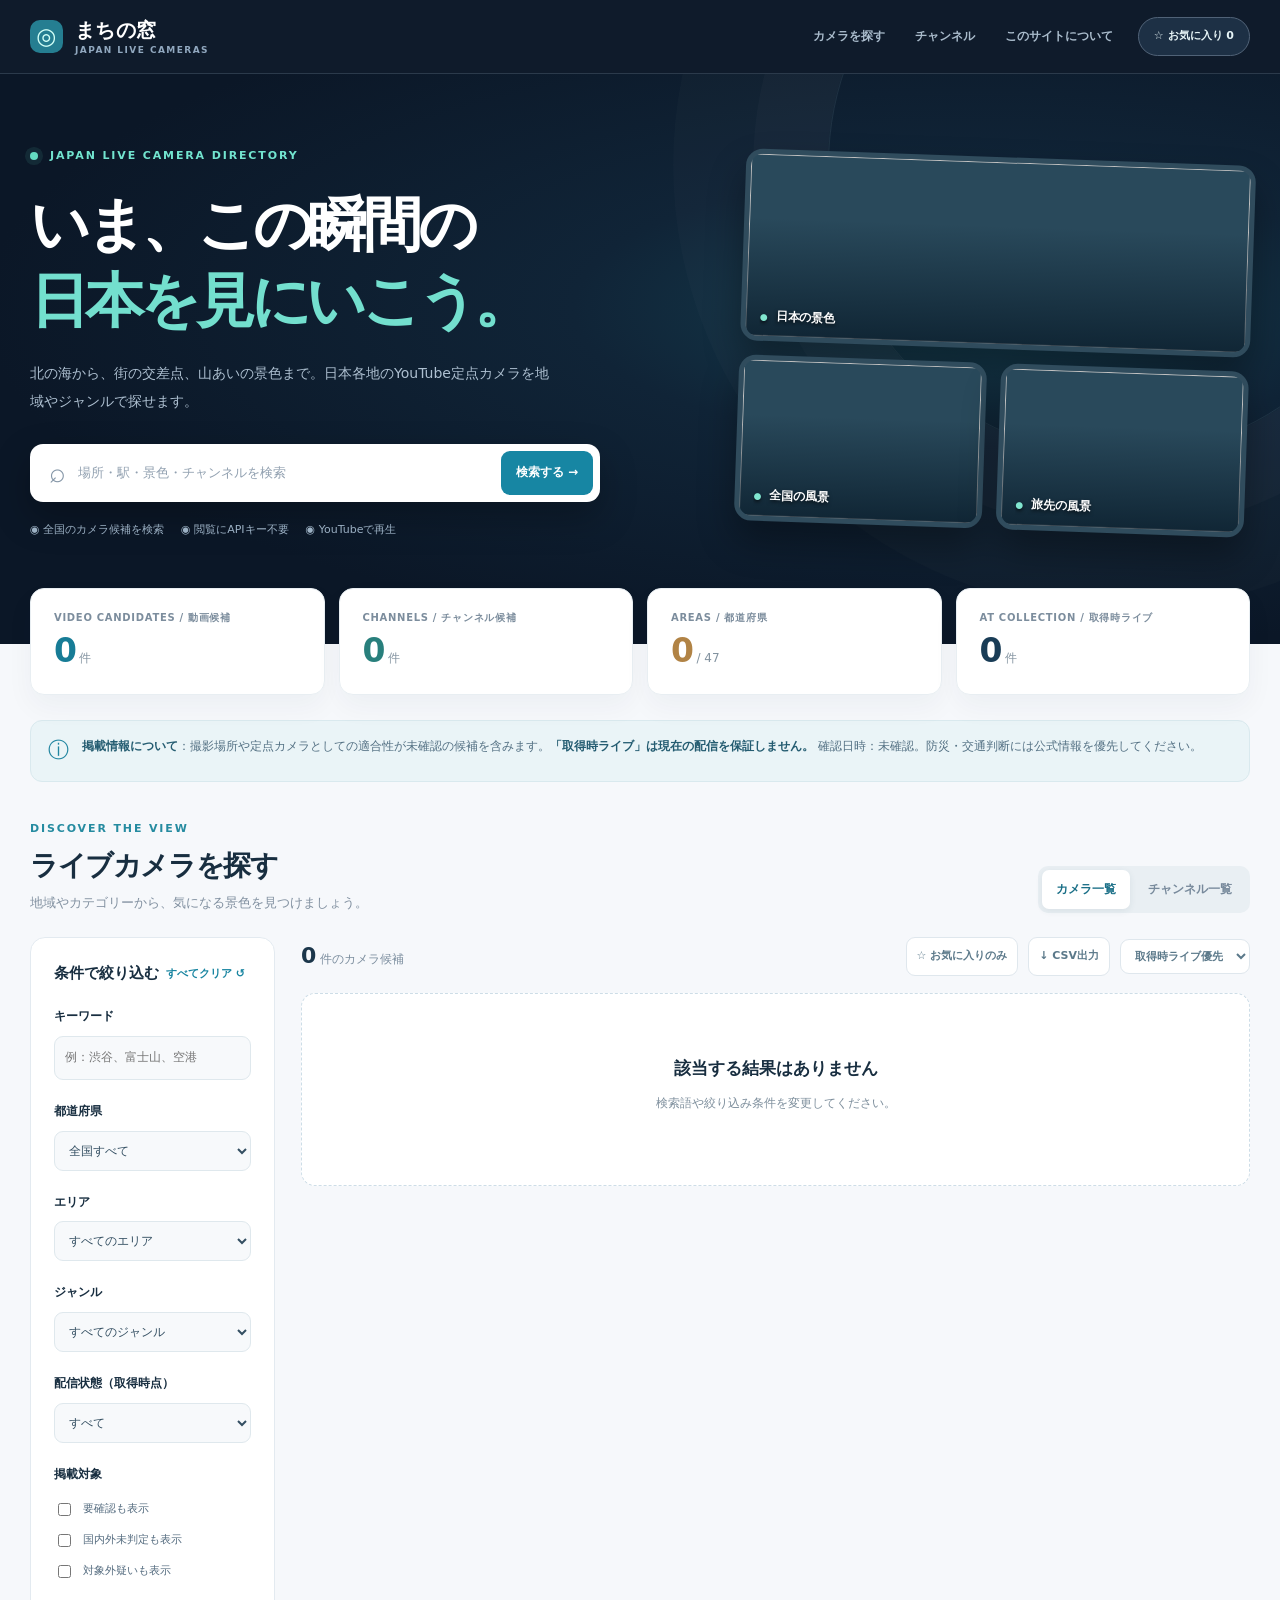
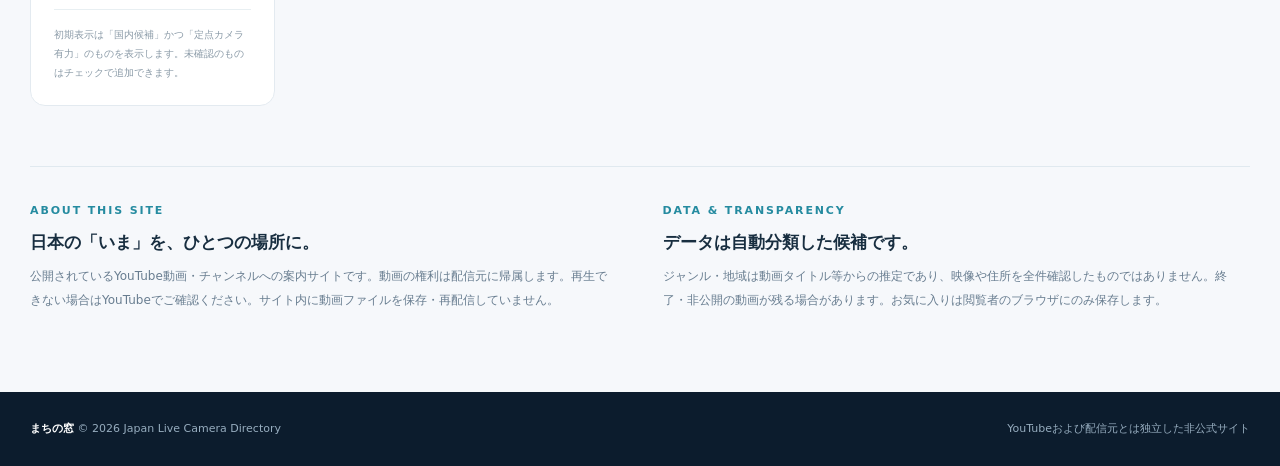
<file: template.html>
<!doctype html><html lang="ja"><head><meta charset="utf-8"><meta name="viewport" content="width=device-width,initial-scale=1"><meta name="theme-color" content="#0b1727"><meta name="description" content="日本全国のYouTubeライブカメラを都道府県・ジャンル・配信状態で探せるサイト。"><title>まちの窓｜日本全国ライブカメラ</title><link rel="stylesheet" href="style.css"></head>
<body>
<header class="top"><div class="shell topline"><a class="brand" href="#top"><span class="mark">◎</span><span>まちの窓<small>JAPAN LIVE CAMERAS</small></span></a><nav><a href="#directory">カメラを探す</a><a href="#directory" id="navChannels">チャンネル</a><a href="#about">このサイトについて</a></nav><button id="topFav" class="topfav">☆ お気に入り <span id="favCount">0</span></button></div></header>
<main id="top">
<section class="hero"><div class="shell hero-grid"><div class="hero-copy"><div class="eyebrow"><span class="pulse"></span> JAPAN LIVE CAMERA DIRECTORY</div><h1>いま、この瞬間の<br><em>日本を見にいこう。</em></h1><p>北の海から、街の交差点、山あいの景色まで。日本各地のYouTube定点カメラを地域やジャンルで探せます。</p><form id="heroSearch" class="big-search"><span>⌕</span><input id="heroInput" type="search" placeholder="場所・駅・景色・チャンネルを検索" aria-label="キーワード検索"><button type="submit">検索する →</button></form><div class="hero-caption"><span>◉ 全国のカメラ候補を検索</span><span>◉ 閲覧にAPIキー不要</span><span>◉ YouTubeで再生</span></div></div><div class="hero-photos" aria-hidden="true"><div class="photo main-photo"><img id="heroPhoto1" alt=""><span id="heroPhotoLabel1">日本の景色</span></div><div class="photo"><img id="heroPhoto2" alt=""><span id="heroPhotoLabel2">全国の風景</span></div><div class="photo"><img id="heroPhoto3" alt=""><span id="heroPhotoLabel3">旅先の風景</span></div></div></div></section>
<div class="shell contentarea">
<section class="stats" aria-label="収録データ"><div class="stat"><small>VIDEO CANDIDATES / 動画候補</small><strong id="statVideos">—</strong><span>件</span></div><div class="stat"><small>CHANNELS / チャンネル候補</small><strong id="statChannels">—</strong><span>件</span></div><div class="stat"><small>AREAS / 都道府県</small><strong id="statPrefs">—</strong><span>/ 47</span></div><div class="stat"><small>AT COLLECTION / 取得時ライブ</small><strong id="statLive">—</strong><span>件</span></div></section>
<div class="notice"><span class="notice-icon">ⓘ</span><div><b>掲載情報について</b>：撮影場所や定点カメラとしての適合性が未確認の候補を含みます。<b>「取得時ライブ」は現在の配信を保証しません。</b> 確認日時：<span id="checkedTime">—</span>。防災・交通判断には公式情報を優先してください。</div></div>
<section id="directory"><div class="section-heading"><div><div class="eyebrow dark">DISCOVER THE VIEW</div><h2>ライブカメラを探す</h2><p>地域やカテゴリーから、気になる景色を見つけましょう。</p></div><div class="tabs" role="tablist"><button id="tabCams" class="active" aria-selected="true" role="tab">カメラ一覧</button><button id="tabChannels" aria-selected="false" role="tab">チャンネル一覧</button></div></div>
<div class="browser"><aside class="filters" aria-label="絞り込み"><div class="filter-title">条件で絞り込む <button id="resetFilters">すべてクリア ↺</button></div><div class="field"><label for="q">キーワード</label><input id="q" type="search" placeholder="例：渋谷、富士山、空港"></div><div class="field"><label for="pref">都道府県</label><select id="pref"><option value="">全国すべて</option></select></div><div class="field"><label for="region">エリア</label><select id="region"><option value="">すべてのエリア</option><option>北海道・東北</option><option>関東</option><option>中部</option><option>近畿</option><option>中国・四国</option><option>九州・沖縄</option></select></div><div class="field cam-only"><label for="genre">ジャンル</label><select id="genre"><option value="">すべてのジャンル</option></select></div><div class="field cam-only"><label for="status">配信状態（取得時点）</label><select id="status"><option value="">すべて</option><option value="ライブ">取得時ライブ</option><option value="配信終了">配信終了</option><option value="未確認">未確認</option><option value="配信予定">配信予定</option></select></div><div class="field cam-only"><label>掲載対象</label><label class="check"><input id="showReview" type="checkbox">要確認も表示</label><label class="check"><input id="showUnknown" type="checkbox">国内外未判定も表示</label><label class="check"><input id="showExcluded" type="checkbox">対象外疑いも表示</label></div><p class="filter-help">初期表示は「国内候補」かつ「定点カメラ有力」のものを表示します。未確認のものはチェックで追加できます。</p></aside>
<div class="results"><div class="toolbar"><p><strong id="resultCount">0</strong> <span id="resultLabel">件のカメラ候補</span></p><button id="favoritesOnly" class="secondary">☆ お気に入りのみ</button><button id="downloadCsv" class="secondary">↓ CSV出力</button><select id="sort" aria-label="並び替え"><option value="live">取得時ライブ優先</option><option value="new">最新確認順</option><option value="name">タイトル順</option><option value="pref">都道府県順</option></select></div><div id="camGrid" class="cards"></div><div id="channelGrid" class="channels" hidden></div><div id="pagination" class="pagination"></div></div></div>
</section>
<section class="about" id="about"><div><div class="eyebrow dark">ABOUT THIS SITE</div><h3>日本の「いま」を、ひとつの場所に。</h3><p>公開されているYouTube動画・チャンネルへの案内サイトです。動画の権利は配信元に帰属します。再生できない場合はYouTubeでご確認ください。サイト内に動画ファイルを保存・再配信していません。</p></div><div><div class="eyebrow dark">DATA & TRANSPARENCY</div><h3>データは自動分類した候補です。</h3><p>ジャンル・地域は動画タイトル等からの推定であり、映像や住所を全件確認したものではありません。終了・非公開の動画が残る場合があります。お気に入りは閲覧者のブラウザにのみ保存します。</p></div></section>
</div></main>
<footer><div class="shell footerrow"><span><b>まちの窓</b> © 2026 Japan Live Camera Directory</span><span>YouTubeおよび配信元とは独立した非公式サイト</span></div></footer>
<div id="modal" class="modal" role="dialog" aria-modal="true" aria-label="映像を再生" hidden><div class="dialog"><div class="dialoghead"><strong id="modalTitle"></strong><button id="closeModal" aria-label="閉じる">×</button></div><div id="player" class="player"></div><div class="dialogfoot"><small>※埋め込みが許可されていない場合はYouTubeからご覧ください。</small><a id="modalYT" target="_blank" rel="noopener noreferrer">YouTubeで開く ↗</a></div></div></div>
<script>/*__CATALOG_DATA__*/</script><script src="app.js"></script>
</body></html>
</file>
<file: style.css>
:root{--navy:#0b1727;--ink:#182e40;--muted:#738599;--teal:#167e95;--mint:#59d8c2;--line:#e3eaf0;--paper:#f6f8fb;--surface:#fff}*{box-sizing:border-box}html{scroll-behavior:smooth}body{margin:0;background:var(--paper);color:var(--ink);font-family:system-ui,-apple-system,"Noto Sans JP","Hiragino Kaku Gothic ProN","Yu Gothic",Meiryo,sans-serif;line-height:1.65}button,input,select{font:inherit}button{cursor:pointer}button:disabled{opacity:.35;cursor:default}a,button{-webkit-tap-highlight-color:transparent}a:focus-visible,button:focus-visible,input:focus-visible,select:focus-visible{outline:3px solid #54b8d3;outline-offset:2px}.shell{max-width:1340px;margin:auto;padding:0 30px}.top{position:sticky;top:0;z-index:30;height:74px;background:rgba(11,23,39,.98);color:white;border-bottom:1px solid #2b3a4b}.topline{height:100%;display:flex;align-items:center;gap:25px}.brand{display:flex;align-items:center;gap:12px;color:white;text-decoration:none;font-size:20px;font-weight:900;letter-spacing:.02em;line-height:1.2;white-space:nowrap}.brand small{display:block;color:#91a8bf;font-weight:800;font-size:9px;letter-spacing:.16em;padding-top:3px}.mark{background:#257e91;width:33px;height:33px;display:grid;place-items:center;border-radius:10px;color:#d2fff6;font-size:23px}.top nav{display:flex;gap:30px;margin-left:auto}.top nav a{color:#aabccc;font-size:12px;text-decoration:none;font-weight:750}.top nav a:hover{color:#fff}.topfav{border:1px solid #506277;color:#e7f5f7;border-radius:20px;background:#1d3045;padding:9px 15px;font-size:11px;font-weight:800;white-space:nowrap}.hero{background:radial-gradient(ellipse at 76% 41%,#153f50 0%,#102437 29%,#0b1727 72%);color:#fff;position:relative;overflow:hidden;padding:73px 0 105px}.hero:after{content:"";position:absolute;right:-130px;top:-200px;width:580px;height:580px;border:1px solid #4d667342;border-radius:50%;box-shadow:0 0 0 75px #ffffff05,0 0 0 155px #ffffff04;pointer-events:none}.hero-grid{display:grid;grid-template-columns:1.04fr .96fr;align-items:center;gap:50px;position:relative;z-index:1}.eyebrow{font-size:11px;color:#72e4cf;font-weight:850;letter-spacing:.17em;display:flex;align-items:center;gap:12px}.pulse{height:8px;width:8px;background:#64dbc1;border-radius:50%;box-shadow:0 0 0 5px #6de2ca18}.hero h1{font-size:clamp(37px,4.6vw,60px);font-weight:900;letter-spacing:-.07em;line-height:1.28;margin:22px 0 21px}.hero h1 em{font-style:normal;color:#73dfce}.hero p{color:#aec0d1;font-size:14px;max-width:530px;line-height:2;margin:0 0 29px}.big-search{background:#fff;display:flex;align-items:center;gap:10px;border-radius:13px;padding:7px;max-width:570px;box-shadow:0 15px 36px #0004}.big-search>span{font-size:28px;color:#8697a8;padding-left:12px;line-height:1}.big-search input{border:0;outline:0;min-width:0;flex:1;font-size:13px;padding:10px 2px;color:#21364b}.big-search input::placeholder{color:#91a0b0}.big-search button{color:#fff;background:#1786a3;border:0;border-radius:9px;font-size:12px;font-weight:850;padding:12px 15px;white-space:nowrap}.big-search button:hover{background:#006f8c}.hero-caption{display:flex;gap:17px;flex-wrap:wrap;color:#9cb1c4;font-size:11px;margin-top:19px}.hero-photos{width:100%;display:grid;grid-template-columns:1fr 1fr;gap:14px;max-width:510px;margin-left:auto;transform:rotate(2deg)}.photo{background:#29495b;background-size:cover;background-position:center;border:5px solid #304c5d;border-radius:17px;overflow:hidden;position:relative;aspect-ratio:1.5;box-shadow:0 20px 37px #0005}.main-photo{grid-column:span 2;aspect-ratio:2.65}.photo img{width:100%;height:100%;object-fit:cover;display:block}.photo:after{content:"";position:absolute;inset:0;background:linear-gradient(0deg,#071927ba,transparent 65%)}.photo span{position:absolute;left:14px;bottom:10px;right:10px;z-index:1;color:white;font-weight:850;font-size:12px;text-shadow:0 2px 4px #0009;text-overflow:ellipsis;white-space:nowrap;overflow:hidden}.photo span:before{content:'●';font-size:9px;color:#81e6d0;margin-right:8px}.contentarea{padding-bottom:80px}.stats{display:grid;grid-template-columns:repeat(4,1fr);gap:14px;position:relative;z-index:2;margin-top:-56px;margin-bottom:25px}.stat{border:1px solid #e8eef2;background:white;border-radius:14px;padding:21px 23px;box-shadow:0 12px 28px #1c34410b}.stat small{display:block;font-size:10px;letter-spacing:.07em;font-weight:850;color:#7c8d9d;margin-bottom:4px}.stat strong{font-size:33px;font-weight:900;letter-spacing:-.045em;color:#177c96;line-height:1.3}.stat:nth-child(2) strong{color:#287f7c}.stat:nth-child(3) strong{color:#b18345}.stat:nth-child(4) strong{color:#193c56}.stat span{font-size:12px;color:#8393a0;margin-left:4px}.notice{display:flex;gap:13px;background:#eaf4f7;border:1px solid #d9e9ee;border-radius:12px;padding:14px 17px;font-size:12px;color:#537083;line-height:1.9;margin-bottom:38px}.notice b{color:#245c71}.notice-icon{font-size:21px;color:#2185a0;line-height:1.5}.section-heading{display:flex;justify-content:space-between;align-items:flex-end;gap:18px;margin-bottom:24px}.eyebrow.dark{color:#258ba0}.section-heading h2{font-size:28px;letter-spacing:-.05em;margin:5px 0 0}.section-heading p{font-size:13px;color:#8190a0;margin:3px 0 0}.tabs{background:#e9eff3;display:flex;gap:4px;padding:4px;border-radius:10px}.tabs button{border:0;background:transparent;border-radius:7px;font-size:12px;font-weight:800;color:#77899b;padding:10px 14px;white-space:nowrap}.tabs button.active{color:#1a6f87;background:white;box-shadow:0 2px 7px #23435815}.browser{display:grid;grid-template-columns:245px minmax(0,1fr);gap:26px;align-items:start}.filters{background:white;border:1px solid var(--line);border-radius:15px;padding:23px;position:sticky;top:90px}.filter-title{font-size:15px;font-weight:850;display:flex;align-items:center;justify-content:space-between;margin-bottom:21px}.filter-title button{border:0;background:transparent;color:#1784a0;font-size:11px;font-weight:800}.field{margin-bottom:22px}.field>label:first-child{display:block;font-size:12px;font-weight:800;margin-bottom:9px}.field input[type="search"],.field select{width:100%;border:1px solid #dfe8ed;background:#f7f9fb;border-radius:9px;color:#344f62;padding:11px 10px;font-size:12px;min-width:0}.check{display:flex;gap:9px;align-items:center;font-size:11px;color:#566d80;padding:6px 0;cursor:pointer}.check input{accent-color:#147f9c}.filter-help{border-top:1px solid #e8eff2;color:#8a9aa7;font-size:10px;line-height:1.9;margin:10px 0 0;padding-top:15px}.results{min-width:0}.toolbar{display:flex;align-items:center;gap:10px;flex-wrap:wrap;margin-bottom:17px}.toolbar p{font-size:12px;color:#7b8d9e;margin:0 auto 0 0}.toolbar p strong{font-size:22px;color:#1b364a}.toolbar select,.secondary{font-size:11px;color:#5b798a;background:white;border:1px solid #dfe7ed;border-radius:9px;padding:9px 10px;font-weight:750}.secondary:hover{background:#ecf5f8}.secondary.selected{background:#fff3dc;color:#ae7525;border-color:#eac985}.toolbar select{max-width:175px}.cards{display:grid;grid-template-columns:repeat(3,minmax(0,1fr));gap:17px}.cam{background:white;border:1px solid #e4ebf1;border-radius:14px;overflow:hidden;display:flex;flex-direction:column;box-shadow:0 4px 10px #152d3806;transition:transform .16s,box-shadow .16s}.cam:hover{transform:translateY(-3px);box-shadow:0 12px 24px #152d3818}.thumb{width:100%;padding:0;border:0;display:block;background:radial-gradient(circle at 40% 40%,#2f6076,#173247);aspect-ratio:16/9;position:relative;overflow:hidden;text-align:left}.thumb:before{content:'◉';position:absolute;top:39%;left:46%;color:#ffffff30;font-size:27px}.thumb img{width:100%;height:100%;object-fit:cover;display:block;position:relative;transition:transform .18s}.cam:hover .thumb img{transform:scale(1.045)}.badge{position:absolute;z-index:2;left:10px;top:10px;padding:5px 8px;color:#fff;background:#102738dc;backdrop-filter:blur(7px);font-size:10px;font-weight:850;border:1px solid #ffffff3a;border-radius:6px}.badge:before{content:'●';color:#90b7cb;margin-right:5px}.badge.live:before{color:#6ae1bb}.badge.end:before{color:#eca19f}.badge.scheduled:before{color:#f6d68b}.fav{position:absolute;z-index:2;right:10px;top:10px;width:32px;height:32px;border:1px solid #ffffff4a;border-radius:8px;background:#162d44bd;color:white;font-size:21px;line-height:1}.fav.on{color:#ffdb89}.cam-body{padding:14px 15px;display:flex;flex-direction:column;flex:1}.tags{display:flex;gap:6px;flex-wrap:wrap;margin-bottom:10px}.tag{background:#edf5f8;color:#52788a;font-size:10px;font-weight:800;padding:4px 8px;border-radius:5px}.tag.area{background:#e0f2f1;color:#277a7a}.tag.warn{background:#fff0e1;color:#a86b32}.cam h3{font-size:13px;line-height:1.7;margin:0 0 8px;font-weight:850;min-height:44px;overflow:hidden;display:-webkit-box;-webkit-line-clamp:2;-webkit-box-orient:vertical;word-break:break-word}.byline{color:#8595a4;font-size:11px;margin:0 0 8px;white-space:nowrap;overflow:hidden;text-overflow:ellipsis}.updated{color:#9cabb8;font-size:10px;margin:auto 0 11px}.card-actions{border-top:1px solid #edf2f5;display:flex;align-items:center;justify-content:space-between;gap:8px;padding-top:10px}.watch{font-weight:800;font-size:11px;color:#18768f;border:0;border-radius:7px;padding:8px 11px;background:#e4f2f5}.watch:hover{background:#c8e9ee}.youtube{color:#648193;text-decoration:none;font-size:11px;font-weight:800}.youtube:hover{text-decoration:underline}.channels{display:grid;grid-template-columns:repeat(2,minmax(0,1fr));gap:14px}.channel{background:white;border:1px solid var(--line);border-radius:13px;padding:18px;display:flex;align-items:flex-start;gap:13px}.avatar{width:44px;height:44px;flex-shrink:0;display:grid;place-items:center;background:linear-gradient(135deg,#2e9b9d,#263e6b);color:#e3fffb;border-radius:13px;font-weight:900;font-size:20px}.channel .chname{font-size:13px;font-weight:850;line-height:1.55;overflow-wrap:anywhere}.channel .chmeta{font-size:11px;color:#8295a4;padding-top:7px}.channel a{color:#13829c;text-decoration:none;font-size:11px;font-weight:800;display:inline-block;padding-top:6px}.pagination{display:flex;justify-content:center;align-items:center;gap:18px;margin:28px 0;min-height:40px}.pagination button{border:1px solid #dae6ed;background:white;color:#456779;padding:9px 16px;border-radius:8px;font-size:12px;font-weight:800}.pagination span{color:#8295a6;font-size:12px}.empty{background:#fff;border:1px dashed #cddde7;padding:60px 20px;border-radius:14px;text-align:center;grid-column:1/-1}.empty strong{font-size:17px;display:block}.empty p{font-size:12px;color:#7d8e9c}.about{border-top:1px solid #e0e9ef;display:grid;grid-template-columns:1fr 1fr;gap:45px;margin-top:60px;padding-top:35px}.about h3{font-size:17px;margin:8px 0}.about p{font-size:12px;color:#687d90;line-height:2;margin:0}footer{background:#0c1c2d;color:#97adbf;padding:28px 0;font-size:11px}.footerrow{display:flex;justify-content:space-between;gap:24px}.footerrow b{color:#fff}.modal{position:fixed;inset:0;background:#051321dd;z-index:90;display:flex;align-items:center;justify-content:center;padding:22px}.modal[hidden], [hidden]{display:none!important}.dialog{background:white;width:min(970px,100%);border-radius:15px;overflow:hidden;box-shadow:0 24px 70px #0005}.dialoghead{display:flex;justify-content:space-between;align-items:center;gap:14px;padding:13px 19px}.dialoghead strong{font-size:13px;overflow:hidden;white-space:nowrap;text-overflow:ellipsis}.dialoghead button{font-size:23px;background:#edf3f6;border:0;width:35px;height:35px;border-radius:8px;color:#526b7e}.player{aspect-ratio:16/9;background:#051322}.player iframe{width:100%;height:100%;border:0}.dialogfoot{display:flex;justify-content:space-between;align-items:center;gap:12px;padding:13px 19px}.dialogfoot small{font-size:11px;color:#7991a0}.dialogfoot a{white-space:nowrap;color:white;background:#197f9c;border-radius:8px;padding:8px 12px;text-decoration:none;font-size:11px;font-weight:800}
@media(max-width:1140px){.cards{grid-template-columns:repeat(2,minmax(0,1fr))}.hero-grid{gap:25px}.hero-photos{max-width:400px}}
@media(max-width:850px){.shell{padding:0 20px}.top nav{display:none}.topfav{margin-left:auto}.hero{padding:60px 0 98px}.hero-grid{grid-template-columns:1fr}.hero-photos{display:none}.hero h1{font-size:clamp(37px,6vw,54px)}.stats{grid-template-columns:repeat(2,minmax(0,1fr))}.browser{grid-template-columns:1fr}.filters{position:static;display:grid;grid-template-columns:repeat(2,minmax(0,1fr));gap:0 20px}.filter-title,.filter-help{grid-column:span 2}.section-heading{align-items:start}.cards{grid-template-columns:repeat(2,minmax(0,1fr))}}
@media(max-width:560px){.shell{padding:0 15px}.top{height:64px}.brand{font-size:17px}.topfav{font-size:10px;padding:7px 9px}.hero{padding:48px 0 95px}.hero h1{font-size:36px}.hero p{font-size:13px}.hero-caption{gap:6px 14px}.big-search input{font-size:12px}.big-search button{font-size:11px;padding:12px 10px}.stats{gap:9px}.stat{padding:16px}.stat small{font-size:9px}.stat strong{font-size:27px}.notice{font-size:11px;padding:12px}.section-heading{flex-direction:column;gap:15px}.section-heading h2{font-size:24px}.tabs{width:100%}.tabs button{flex:1}.filters{grid-template-columns:1fr;padding:18px}.filter-title,.filter-help{grid-column:span 1}.field{margin-bottom:16px}.cards,.channels{grid-template-columns:1fr}.toolbar p{width:100%}.toolbar select{flex:1;max-width:none}.secondary{font-size:10px}.about{grid-template-columns:1fr;gap:30px}.footerrow{display:block}.footerrow span{display:block;margin-bottom:6px}.modal{padding:11px}.dialogfoot{flex-wrap:wrap}}
</file>
